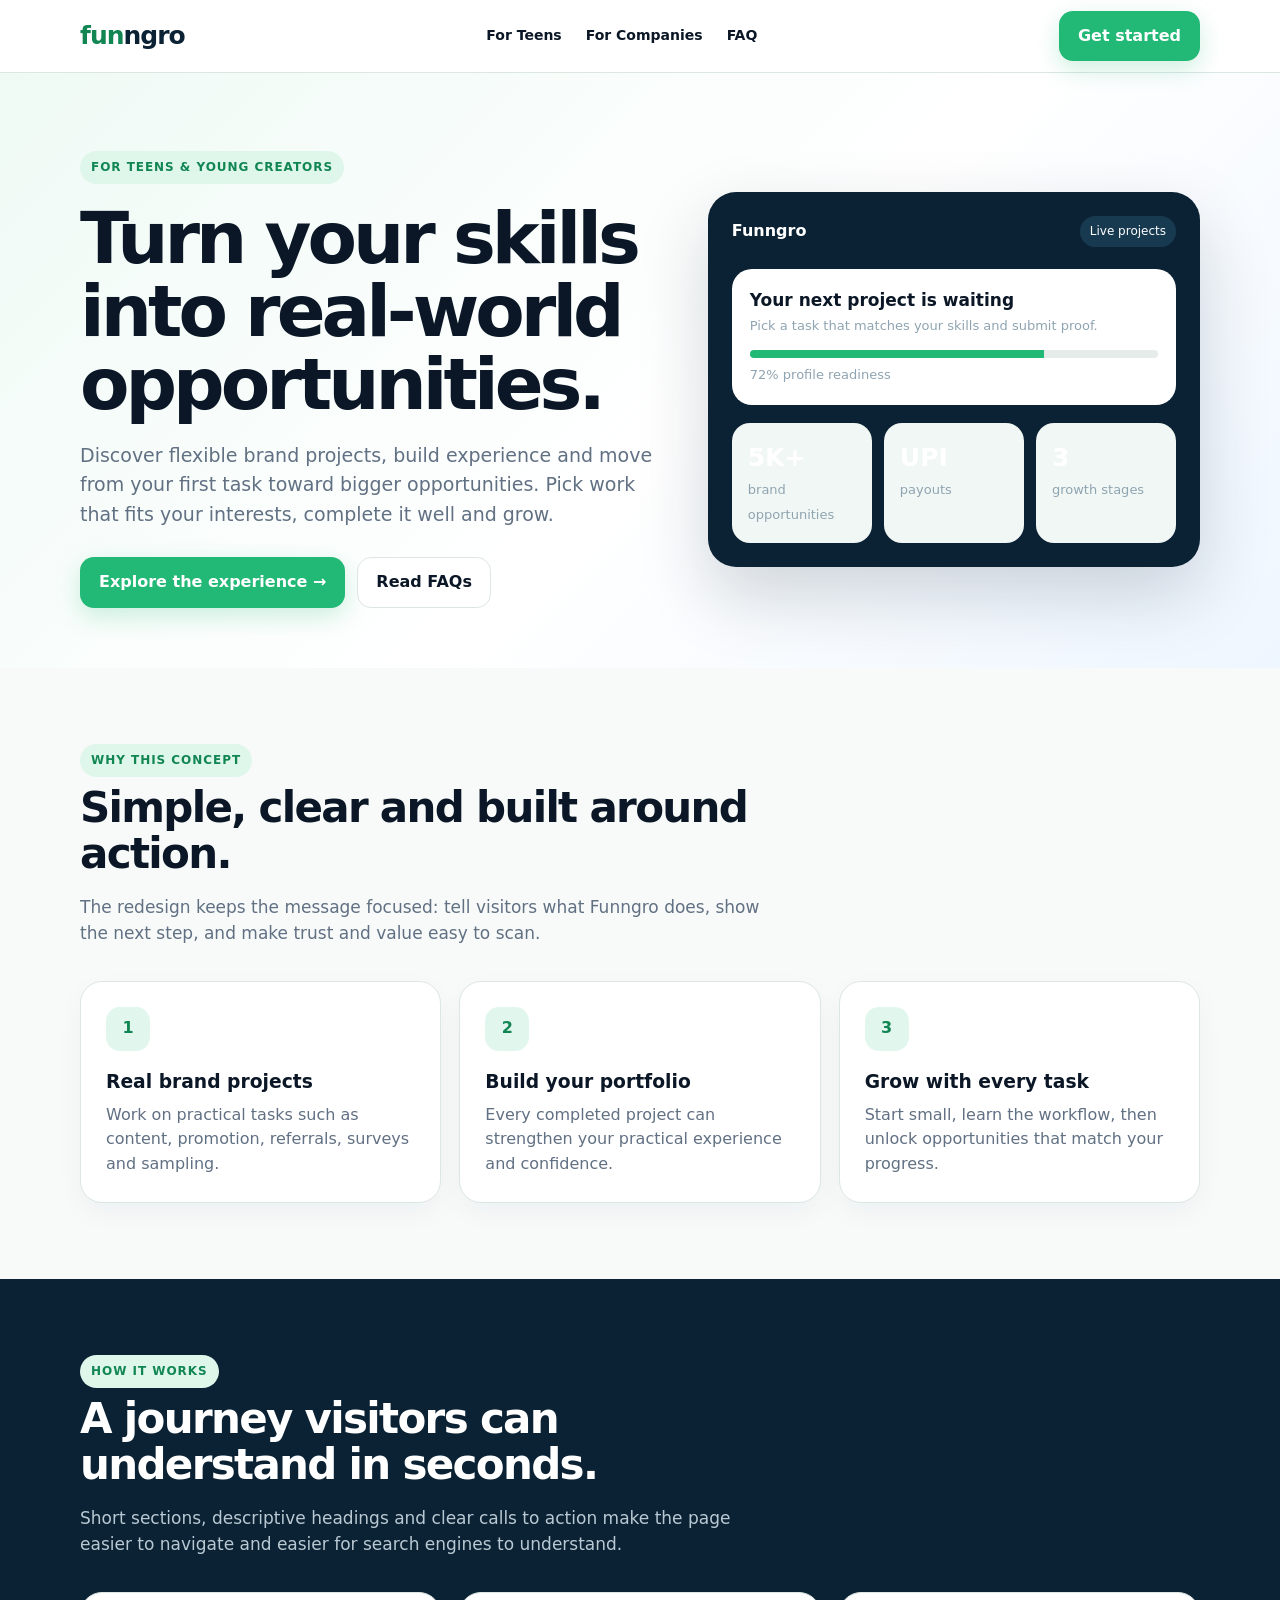
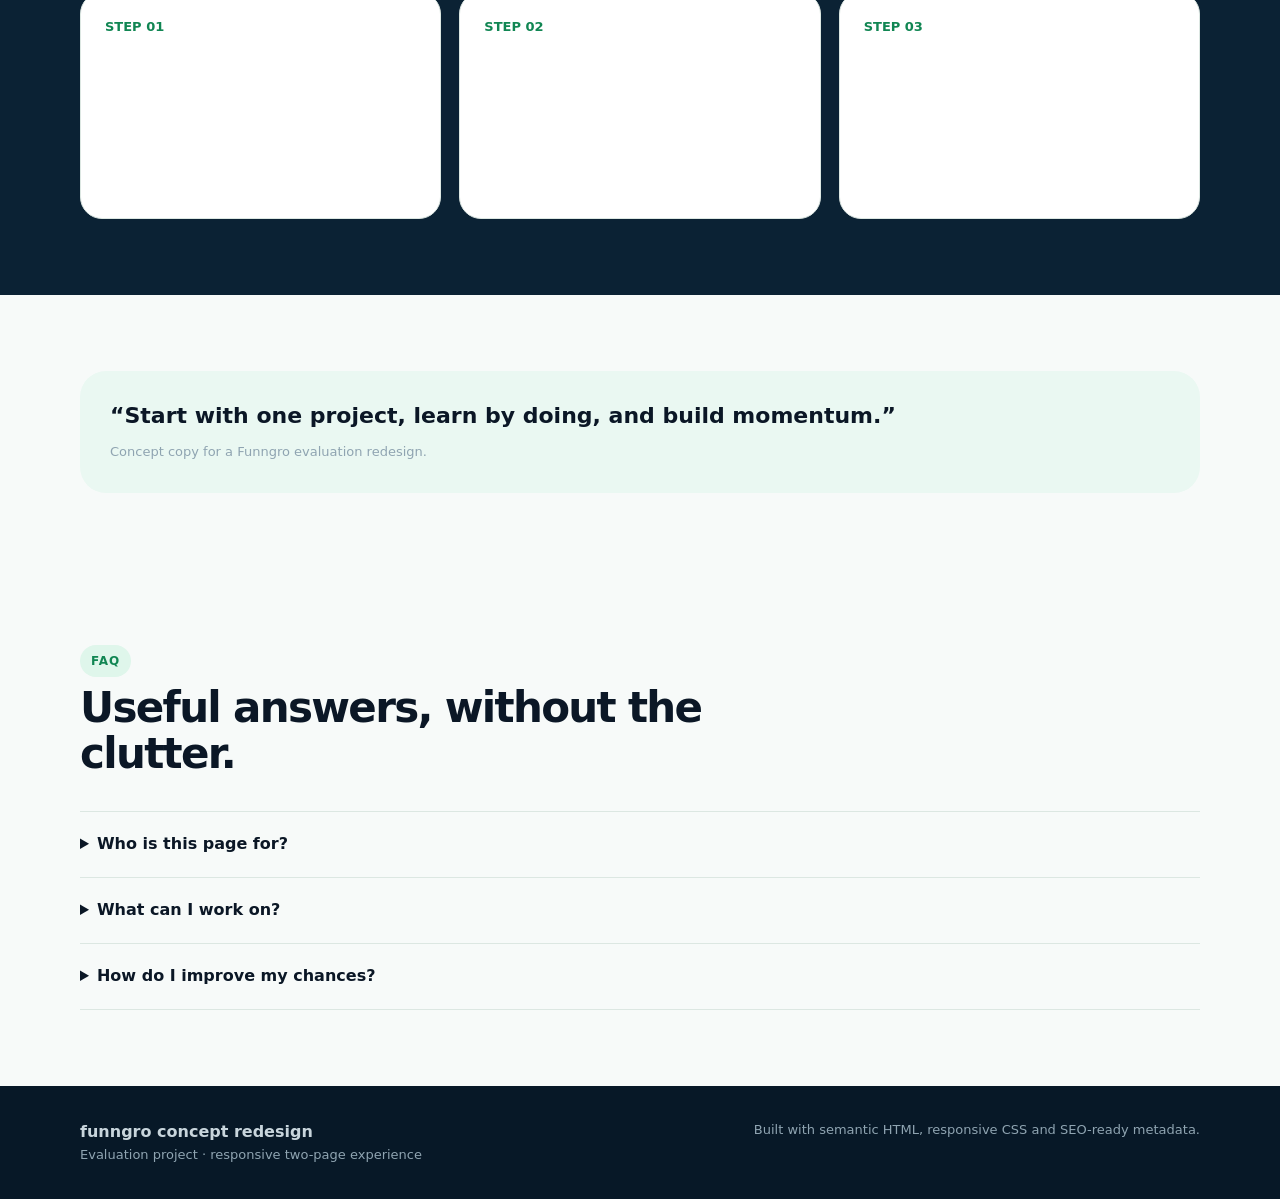
<file: index.html>
<!doctype html><html lang="en"><head><meta charset="utf-8"><meta name="viewport" content="width=device-width,initial-scale=1"><title>Funngro Concept Redesign</title><meta name="description" content="Two-page Funngro evaluation redesign concept for teens and companies."><meta http-equiv="refresh" content="0; url=teen.html"></head><body><p>Opening <a href="teen.html">Funngro for Teens</a>.</p></body></html>
</file>
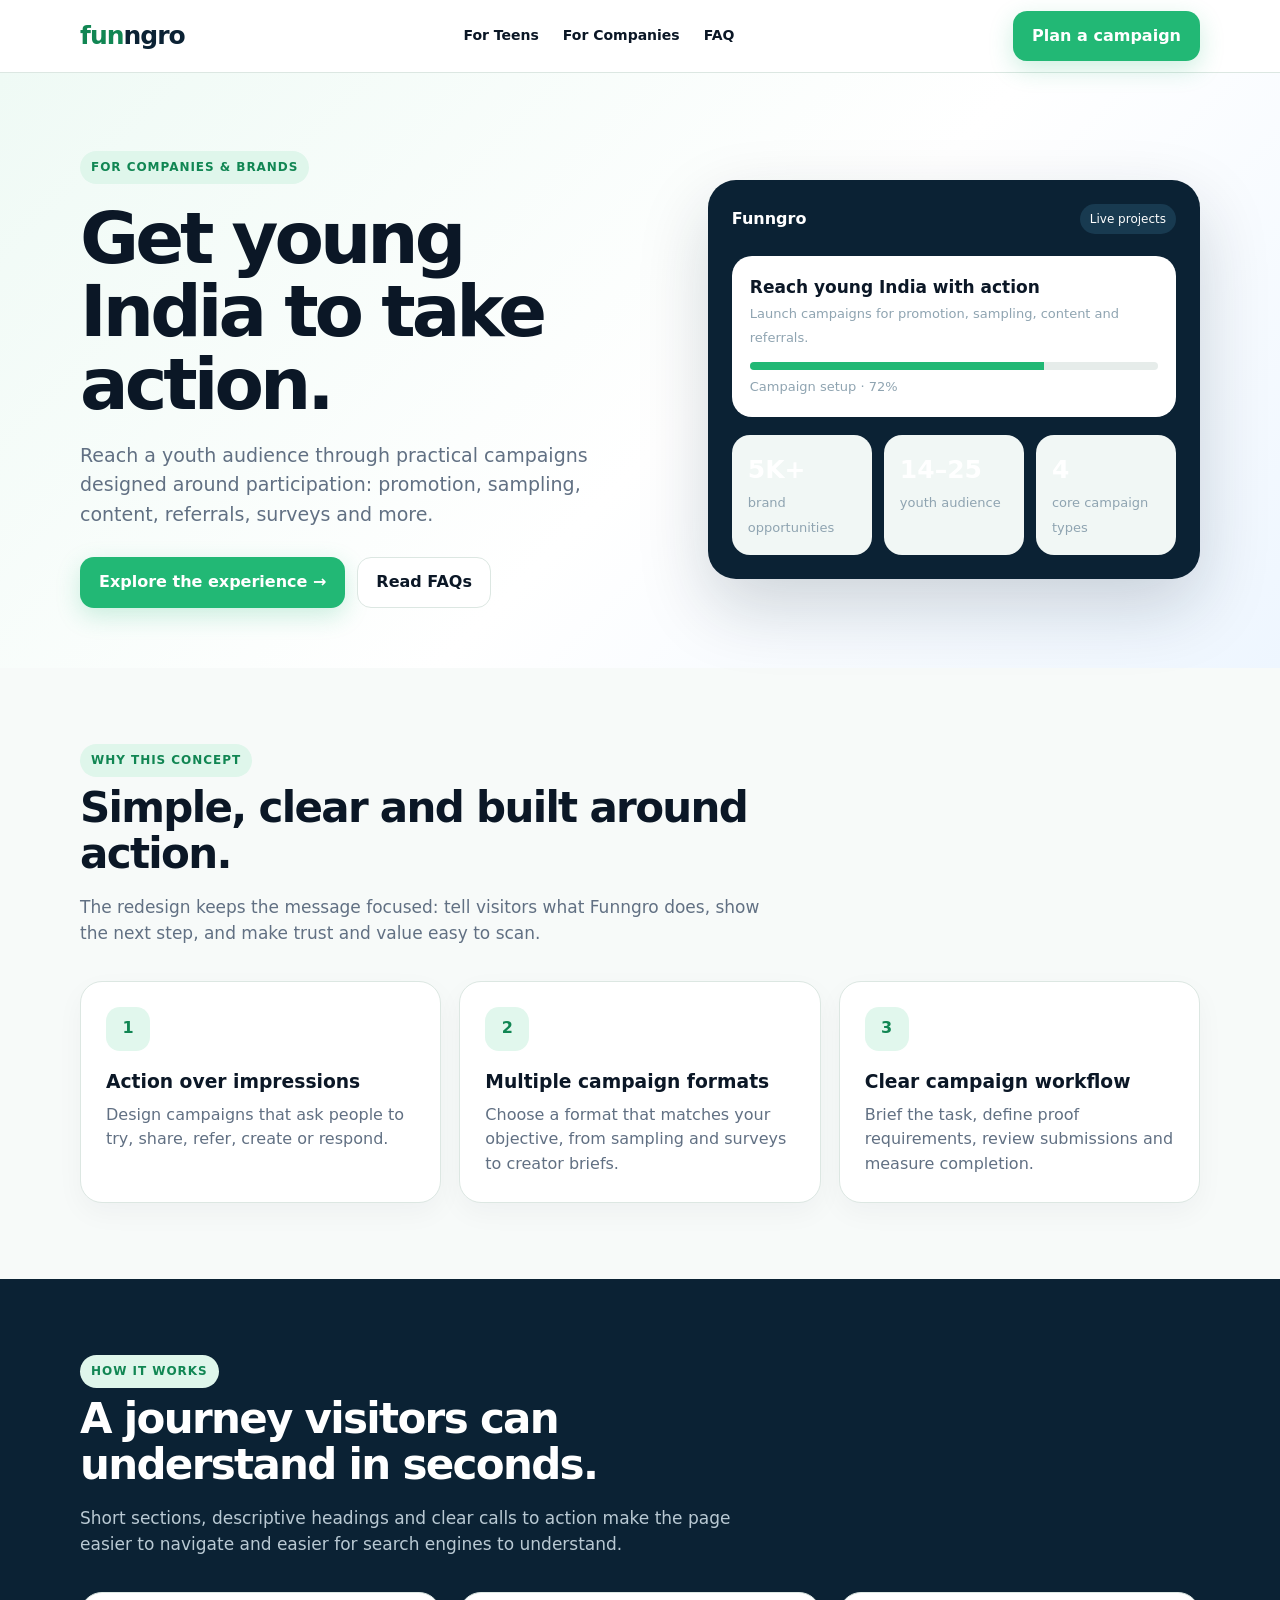
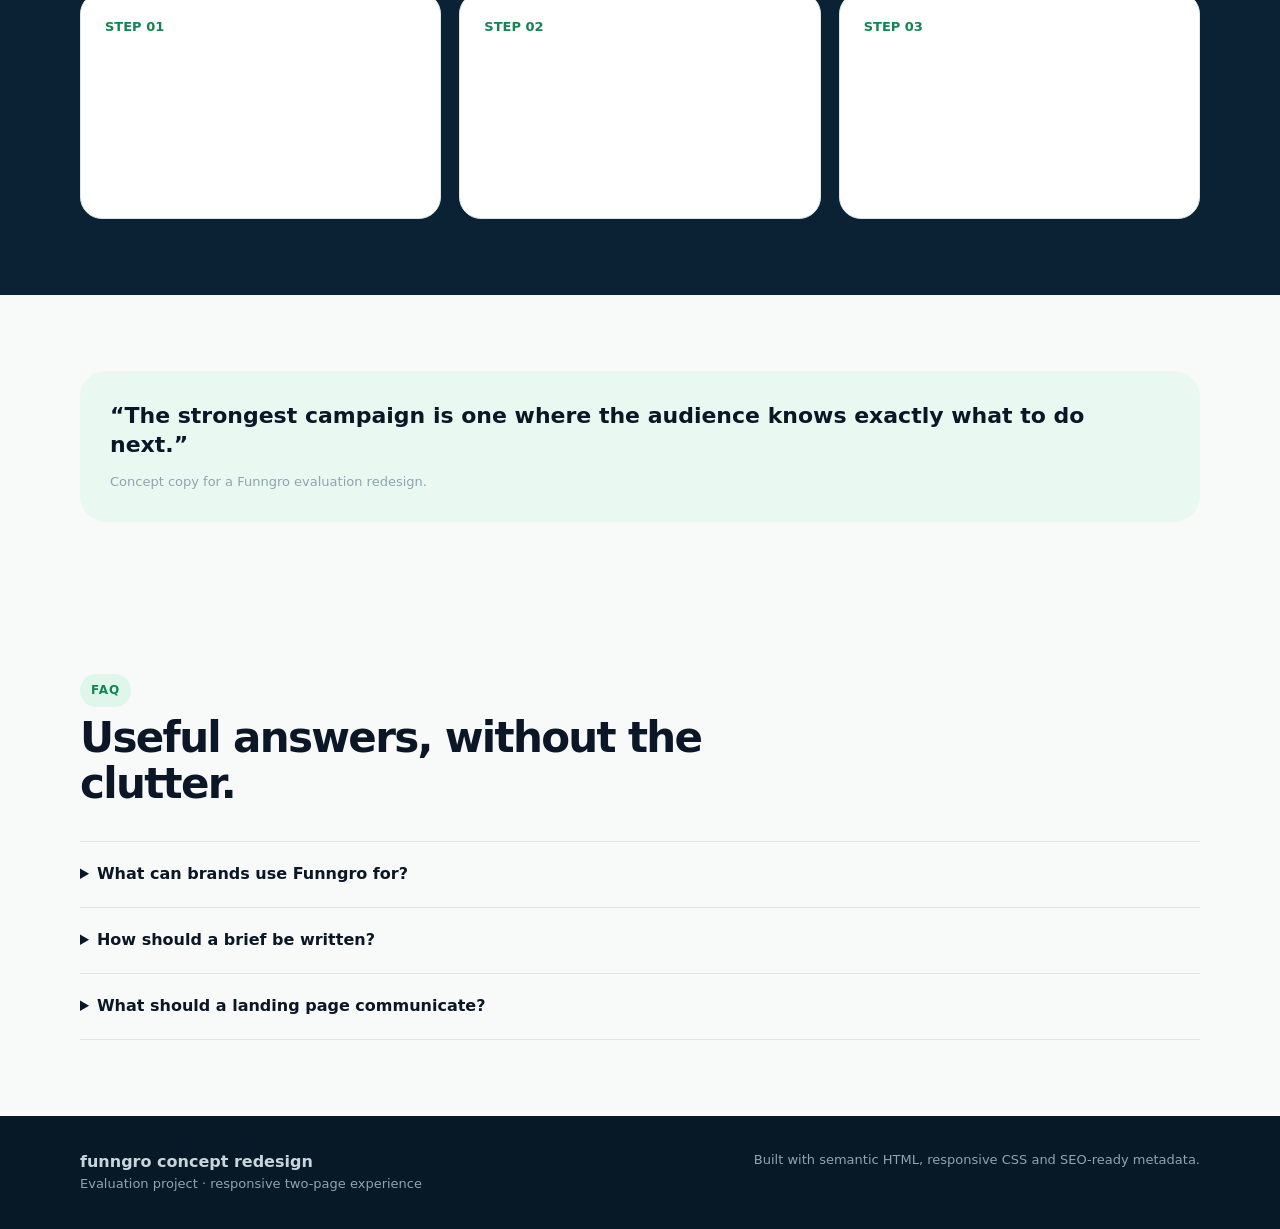
<file: company.html>
<!doctype html>
<html lang="en">
<head>
<meta charset="utf-8">
<meta name="viewport" content="width=device-width, initial-scale=1">
<title>Funngro for Companies | Reach Young India</title>
<meta name="description" content="A clean Funngro company landing page concept for brands seeking youth-focused promotion, content, sampling, referrals and campaign support.">
<meta name="robots" content="index,follow">
<meta property="og:title" content="Funngro for Companies | Reach Young India">
<meta property="og:description" content="A clean Funngro company landing page concept for brands seeking youth-focused promotion, content, sampling, referrals and campaign support.">
<meta property="og:type" content="website">
<link rel="stylesheet" href="styles.css">
</head>
<body>

    <header class="nav">
      <div class="container nav-inner">
        <a class="logo" href="index.html">fun<span>ngro</span></a>
        <nav class="links" aria-label="Primary">
          <a class="" href="teen.html">For Teens</a>
          <a class="active" href="company.html">For Companies</a>
          <a class="optional" href="#faq">FAQ</a>
        </nav>
        <a class="btn btn-primary" href="#start">Plan a campaign</a>
      </div>
    </header>
    
<main>
<section class="hero" id="start">
<div class="container hero-grid">
<div>
<span class="eyebrow">For companies & brands</span>
<h1>Get young India to take action.</h1>
<p>Reach a youth audience through practical campaigns designed around participation: promotion, sampling, content, referrals, surveys and more.</p>
<div class="actions">
<a class="btn btn-primary" href="#how">Explore the experience →</a>
<a class="btn btn-secondary" href="#faq">Read FAQs</a>
</div>
</div>
<div class="mock" aria-label="Concept interface preview">
<div class="mock-top"><strong>Funngro</strong><span class="pill">Live projects</span></div>
<div class="card"><strong>Reach young India with action</strong><span class="small">Launch campaigns for promotion, sampling, content and referrals.</span><div class="progress"><i></i></div><span class="small">Campaign setup · 72%</span></div>
<div class="stat-grid">
<div class="stat"><b>5K+</b><span class="small">brand opportunities</span></div>
<div class="stat"><b>14–25</b><span class="small">youth audience</span></div>
<div class="stat"><b>4</b><span class="small">core campaign types</span></div>
</div>
</div>
</div>
</section>

<section id="how">
<div class="container">
<div class="section-head"><span class="eyebrow">Why this concept</span><h2>Simple, clear and built around action.</h2><p>The redesign keeps the message focused: tell visitors what Funngro does, show the next step, and make trust and value easy to scan.</p></div>
<div class="grid-3">
      <article class="feature">
        <div class="icon">1</div>
        <h3>Action over impressions</h3>
        <p>Design campaigns that ask people to try, share, refer, create or respond.</p>
      </article>
      <article class="feature">
        <div class="icon">2</div>
        <h3>Multiple campaign formats</h3>
        <p>Choose a format that matches your objective, from sampling and surveys to creator briefs.</p>
      </article>
      <article class="feature">
        <div class="icon">3</div>
        <h3>Clear campaign workflow</h3>
        <p>Brief the task, define proof requirements, review submissions and measure completion.</p>
      </article></div>
</div>
</section>

<section class="dark">
<div class="container">
<div class="section-head"><span class="eyebrow">How it works</span><h2>A journey visitors can understand in seconds.</h2><p>Short sections, descriptive headings and clear calls to action make the page easier to navigate and easier for search engines to understand.</p></div>
<div class="steps">
      <article class="step"><div class="num">STEP 01</div><h3>Define the objective</h3><p>Explain what you want the audience to do and what a successful submission looks like.</p></article>
      <article class="step"><div class="num">STEP 02</div><h3>Launch the brief</h3><p>Set the campaign details, requirements, proof and reward structure.</p></article>
      <article class="step"><div class="num">STEP 03</div><h3>Review outcomes</h3><p>Evaluate submissions and use the results to improve future campaigns.</p></article></div>
</div>
</section>

<section>
<div class="container">
<div class="quote"><p>“The strongest campaign is one where the audience knows exactly what to do next.”</p><div class="small" style="margin-top:12px">Concept copy for a Funngro evaluation redesign.</div></div>
</div>
</section>

<section id="faq">
<div class="container">
<div class="section-head"><span class="eyebrow">FAQ</span><h2>Useful answers, without the clutter.</h2></div>
<div class="faq"><details><summary>What can brands use Funngro for?</summary><p>Campaign formats can include promotion, sampling, content, surveys, referrals, app testing and ideation.</p></details><details><summary>How should a brief be written?</summary><p>Keep the objective, deliverables, deadline and proof requirements specific and easy to scan.</p></details><details><summary>What should a landing page communicate?</summary><p>Lead with the audience and outcome, then explain campaign formats, workflow, proof and the next action.</p></details></div>
</div>
</section>
</main>
<footer>
<div class="container footer-grid">
<div><strong>funngro concept redesign</strong><div class="small">Evaluation project · responsive two-page experience</div></div>
<div class="small">Built with semantic HTML, responsive CSS and SEO-ready metadata.</div>
</div>
</footer>
</body>
</html>
</file>
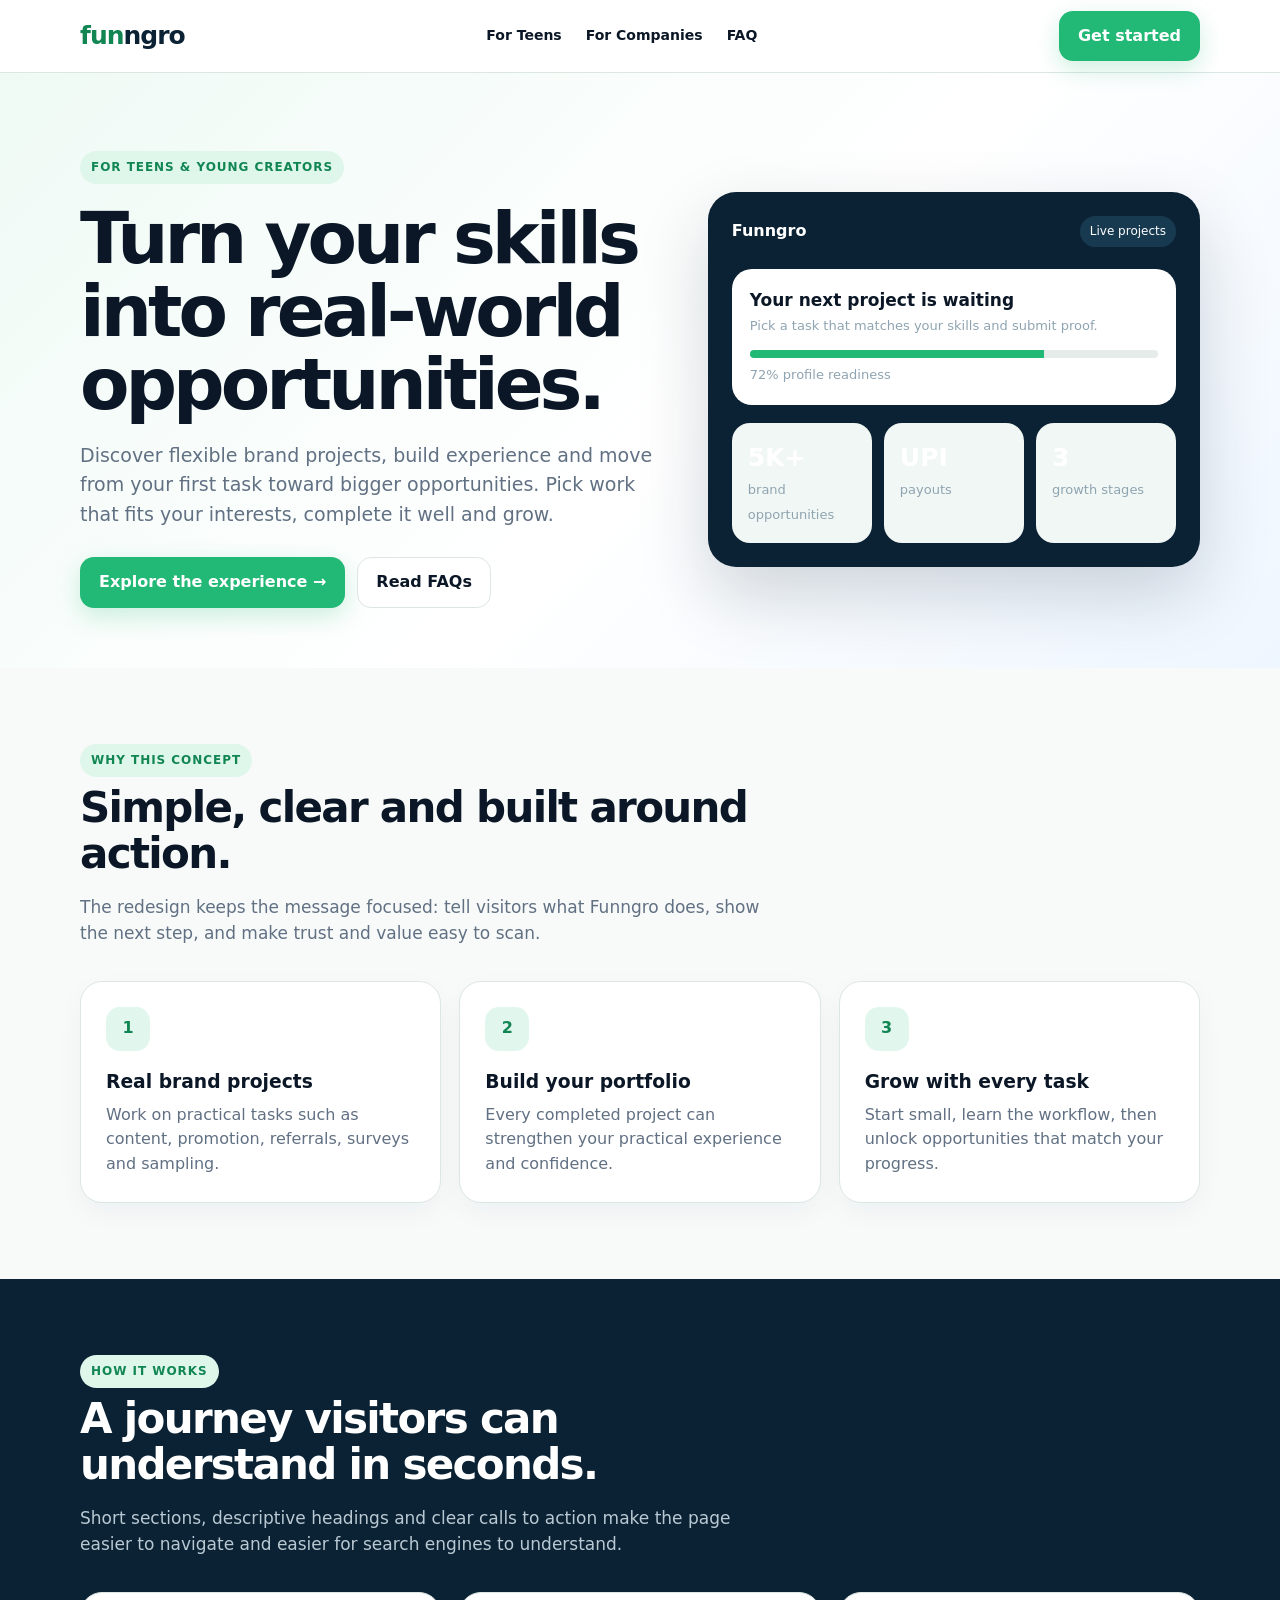
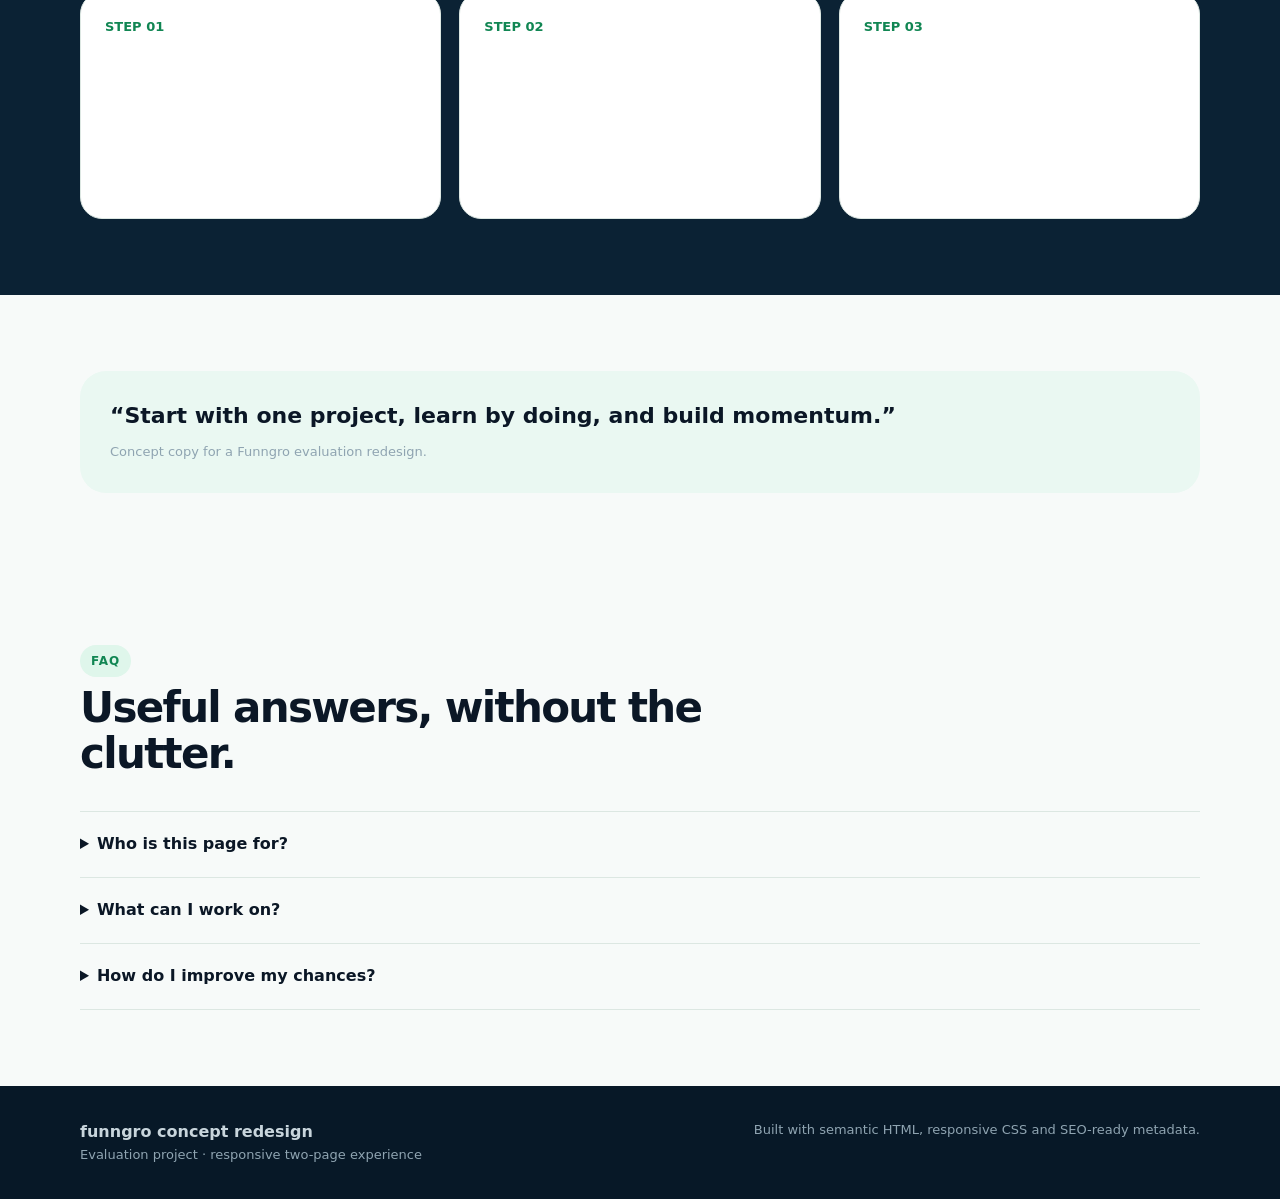
<file: teen.html>
<!doctype html>
<html lang="en">
<head>
<meta charset="utf-8">
<meta name="viewport" content="width=device-width, initial-scale=1">
<title>Funngro for Teens | Learn, Work & Earn</title>
<meta name="description" content="Explore flexible brand projects, build practical skills and earn rewards with Funngro. A clean concept page for young creators and teenlancers.">
<meta name="robots" content="index,follow">
<meta property="og:title" content="Funngro for Teens | Learn, Work & Earn">
<meta property="og:description" content="Explore flexible brand projects, build practical skills and earn rewards with Funngro. A clean concept page for young creators and teenlancers.">
<meta property="og:type" content="website">
<link rel="stylesheet" href="styles.css">
</head>
<body>

    <header class="nav">
      <div class="container nav-inner">
        <a class="logo" href="index.html">fun<span>ngro</span></a>
        <nav class="links" aria-label="Primary">
          <a class="active" href="teen.html">For Teens</a>
          <a class="" href="company.html">For Companies</a>
          <a class="optional" href="#faq">FAQ</a>
        </nav>
        <a class="btn btn-primary" href="#start">Get started</a>
      </div>
    </header>
    
<main>
<section class="hero" id="start">
<div class="container hero-grid">
<div>
<span class="eyebrow">For teens & young creators</span>
<h1>Turn your skills into real-world opportunities.</h1>
<p>Discover flexible brand projects, build experience and move from your first task toward bigger opportunities. Pick work that fits your interests, complete it well and grow.</p>
<div class="actions">
<a class="btn btn-primary" href="#how">Explore the experience →</a>
<a class="btn btn-secondary" href="#faq">Read FAQs</a>
</div>
</div>
<div class="mock" aria-label="Concept interface preview">
<div class="mock-top"><strong>Funngro</strong><span class="pill">Live projects</span></div>
<div class="card"><strong>Your next project is waiting</strong><span class="small">Pick a task that matches your skills and submit proof.</span><div class="progress"><i></i></div><span class="small">72% profile readiness</span></div>
<div class="stat-grid">
<div class="stat"><b>5K+</b><span class="small">brand opportunities</span></div>
<div class="stat"><b>UPI</b><span class="small">payouts</span></div>
<div class="stat"><b>3</b><span class="small">growth stages</span></div>
</div>
</div>
</div>
</section>

<section id="how">
<div class="container">
<div class="section-head"><span class="eyebrow">Why this concept</span><h2>Simple, clear and built around action.</h2><p>The redesign keeps the message focused: tell visitors what Funngro does, show the next step, and make trust and value easy to scan.</p></div>
<div class="grid-3">
      <article class="feature">
        <div class="icon">1</div>
        <h3>Real brand projects</h3>
        <p>Work on practical tasks such as content, promotion, referrals, surveys and sampling.</p>
      </article>
      <article class="feature">
        <div class="icon">2</div>
        <h3>Build your portfolio</h3>
        <p>Every completed project can strengthen your practical experience and confidence.</p>
      </article>
      <article class="feature">
        <div class="icon">3</div>
        <h3>Grow with every task</h3>
        <p>Start small, learn the workflow, then unlock opportunities that match your progress.</p>
      </article></div>
</div>
</section>

<section class="dark">
<div class="container">
<div class="section-head"><span class="eyebrow">How it works</span><h2>A journey visitors can understand in seconds.</h2><p>Short sections, descriptive headings and clear calls to action make the page easier to navigate and easier for search engines to understand.</p></div>
<div class="steps">
      <article class="step"><div class="num">STEP 01</div><h3>Create your profile</h3><p>Sign up, complete the essentials and keep your skills and interests clear.</p></article>
      <article class="step"><div class="num">STEP 02</div><h3>Choose a project</h3><p>Read the brief carefully and select a task that matches what you can deliver.</p></article>
      <article class="step"><div class="num">STEP 03</div><h3>Submit & grow</h3><p>Complete the work, upload proof and use feedback to improve your next project.</p></article></div>
</div>
</section>

<section>
<div class="container">
<div class="quote"><p>“Start with one project, learn by doing, and build momentum.”</p><div class="small" style="margin-top:12px">Concept copy for a Funngro evaluation redesign.</div></div>
</div>
</section>

<section id="faq">
<div class="container">
<div class="section-head"><span class="eyebrow">FAQ</span><h2>Useful answers, without the clutter.</h2></div>
<div class="faq"><details><summary>Who is this page for?</summary><p>This concept is designed for young people exploring flexible project and earning opportunities.</p></details><details><summary>What can I work on?</summary><p>Examples include brand promotion, content creation, referrals, surveys and sampling.</p></details><details><summary>How do I improve my chances?</summary><p>Follow the brief closely, submit clear proof and keep improving your skills.</p></details></div>
</div>
</section>
</main>
<footer>
<div class="container footer-grid">
<div><strong>funngro concept redesign</strong><div class="small">Evaluation project · responsive two-page experience</div></div>
<div class="small">Built with semantic HTML, responsive CSS and SEO-ready metadata.</div>
</div>
</footer>
</body>
</html>
</file>
<file: styles.css>
:root{
  --ink:#0b1726;
  --muted:#617083;
  --surface:#ffffff;
  --soft:#eef7f3;
  --line:#dce7e2;
  --green:#22b875;
  --green-dark:#118653;
  --navy:#0b2234;
  --yellow:#ffd86b;
}
*{box-sizing:border-box}
html{scroll-behavior:smooth}
body{margin:0;font-family:Inter,system-ui,-apple-system,Segoe UI,Roboto,Arial,sans-serif;color:var(--ink);background:#f7faf9;line-height:1.55}
a{color:inherit;text-decoration:none}
.container{width:min(1120px,92%);margin:auto}
.nav{position:sticky;top:0;z-index:10;background:rgba(255,255,255,.94);backdrop-filter:blur(12px);border-bottom:1px solid var(--line)}
.nav-inner{height:72px;display:flex;align-items:center;justify-content:space-between;gap:20px}
.logo{font-size:25px;font-weight:900;letter-spacing:-1px;color:var(--green-dark)}
.logo span{color:var(--navy)}
.links{display:flex;gap:24px;align-items:center;font-weight:700;font-size:14px}
.links a:hover{color:var(--green-dark)}
.btn{display:inline-flex;align-items:center;justify-content:center;border-radius:14px;padding:12px 18px;font-weight:800;border:1px solid transparent;cursor:pointer}
.btn-primary{background:var(--green);color:white;box-shadow:0 8px 24px rgba(34,184,117,.22)}
.btn-secondary{background:white;border-color:var(--line)}
.hero{padding:78px 0 60px;background:linear-gradient(135deg,#effaf5 0%,#fff 55%,#eef6ff 100%)}
.hero-grid{display:grid;grid-template-columns:1.08fr .92fr;gap:50px;align-items:center}
.eyebrow{display:inline-flex;background:#dff6eb;color:var(--green-dark);padding:7px 11px;border-radius:999px;font-weight:900;font-size:12px;text-transform:uppercase;letter-spacing:.08em}
h1{font-size:clamp(42px,6vw,72px);line-height:1.02;letter-spacing:-.055em;margin:18px 0}
.hero p{font-size:19px;color:var(--muted);max-width:650px}
.actions{display:flex;gap:12px;flex-wrap:wrap;margin-top:28px}
.mock{background:var(--navy);border-radius:28px;padding:24px;box-shadow:0 28px 70px rgba(11,34,52,.18);color:white}
.mock-top{display:flex;justify-content:space-between;align-items:center;margin-bottom:22px}
.pill{background:#183a50;border-radius:999px;padding:6px 10px;font-size:12px}
.card{background:white;color:var(--ink);border-radius:20px;padding:18px;margin-top:12px}
.card strong{display:block;font-size:17px}
.progress{height:8px;background:#e6ecea;border-radius:99px;margin:12px 0 4px;overflow:hidden}
.progress i{display:block;height:100%;width:72%;background:var(--green)}
.stat-grid{display:grid;grid-template-columns:repeat(3,1fr);gap:12px;margin-top:18px}
.stat{background:#f1f7f5;border-radius:18px;padding:16px}
.stat b{font-size:25px;display:block}
section{padding:76px 0}
.section-head{max-width:700px;margin-bottom:34px}
.section-head h2{font-size:42px;line-height:1.1;letter-spacing:-.04em;margin:8px 0 12px}
.section-head p{color:var(--muted);font-size:17px}
.grid-3{display:grid;grid-template-columns:repeat(3,1fr);gap:18px}
.feature{background:var(--surface);border:1px solid var(--line);border-radius:22px;padding:25px;box-shadow:0 10px 28px rgba(11,34,52,.04)}
.icon{width:44px;height:44px;border-radius:14px;background:#e1f7ed;display:grid;place-items:center;color:var(--green-dark);font-weight:900}
.feature h3{margin:16px 0 7px}
.feature p{color:var(--muted);margin:0}
.dark{background:var(--navy);color:white}
.dark .section-head p{color:#b9c9d3}
.dark .feature{background:#102d40;border-color:#25465a}
.dark .feature p{color:#b9c9d3}
.steps{display:grid;grid-template-columns:repeat(3,1fr);gap:18px}
.step{padding:24px;border-radius:22px;background:#fff;border:1px solid var(--line)}
.num{font-weight:900;color:var(--green-dark);font-size:13px}
.quote{background:#eaf8f2;border-radius:26px;padding:30px}
.quote p{font-size:22px;font-weight:750;line-height:1.35;margin:0}
.faq{border-top:1px solid var(--line)}
details{padding:20px 0;border-bottom:1px solid var(--line)}
summary{font-weight:850;cursor:pointer}
footer{background:#071827;color:#c8d5dc;padding:34px 0}
footer .footer-grid{display:flex;justify-content:space-between;gap:20px;flex-wrap:wrap}
.small{font-size:13px;color:#8fa4b1}
@media(max-width:820px){
  .links{gap:12px}.links .optional{display:none}
  .hero-grid,.grid-3,.steps{grid-template-columns:1fr}
  .hero{padding-top:50px}
  h1{font-size:48px}
  .stat-grid{grid-template-columns:1fr}
  section{padding:56px 0}
}
</file>
